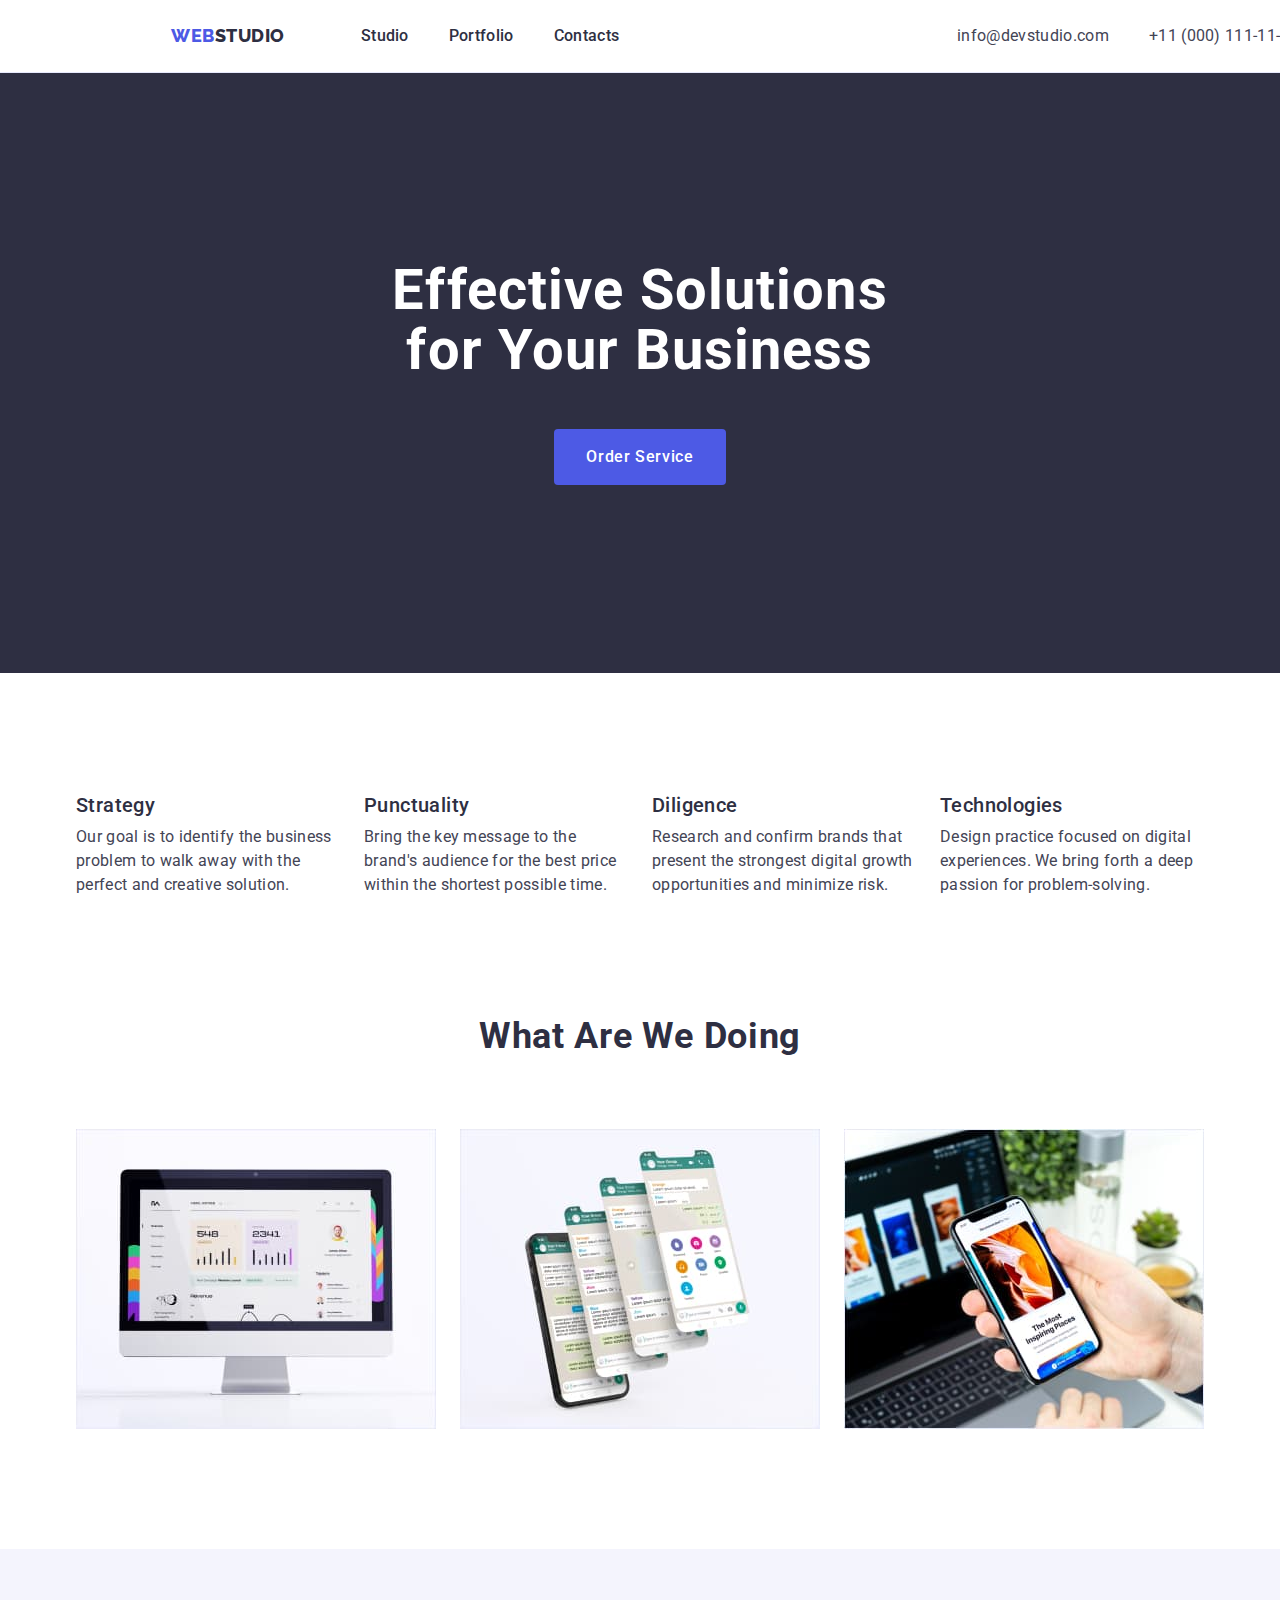
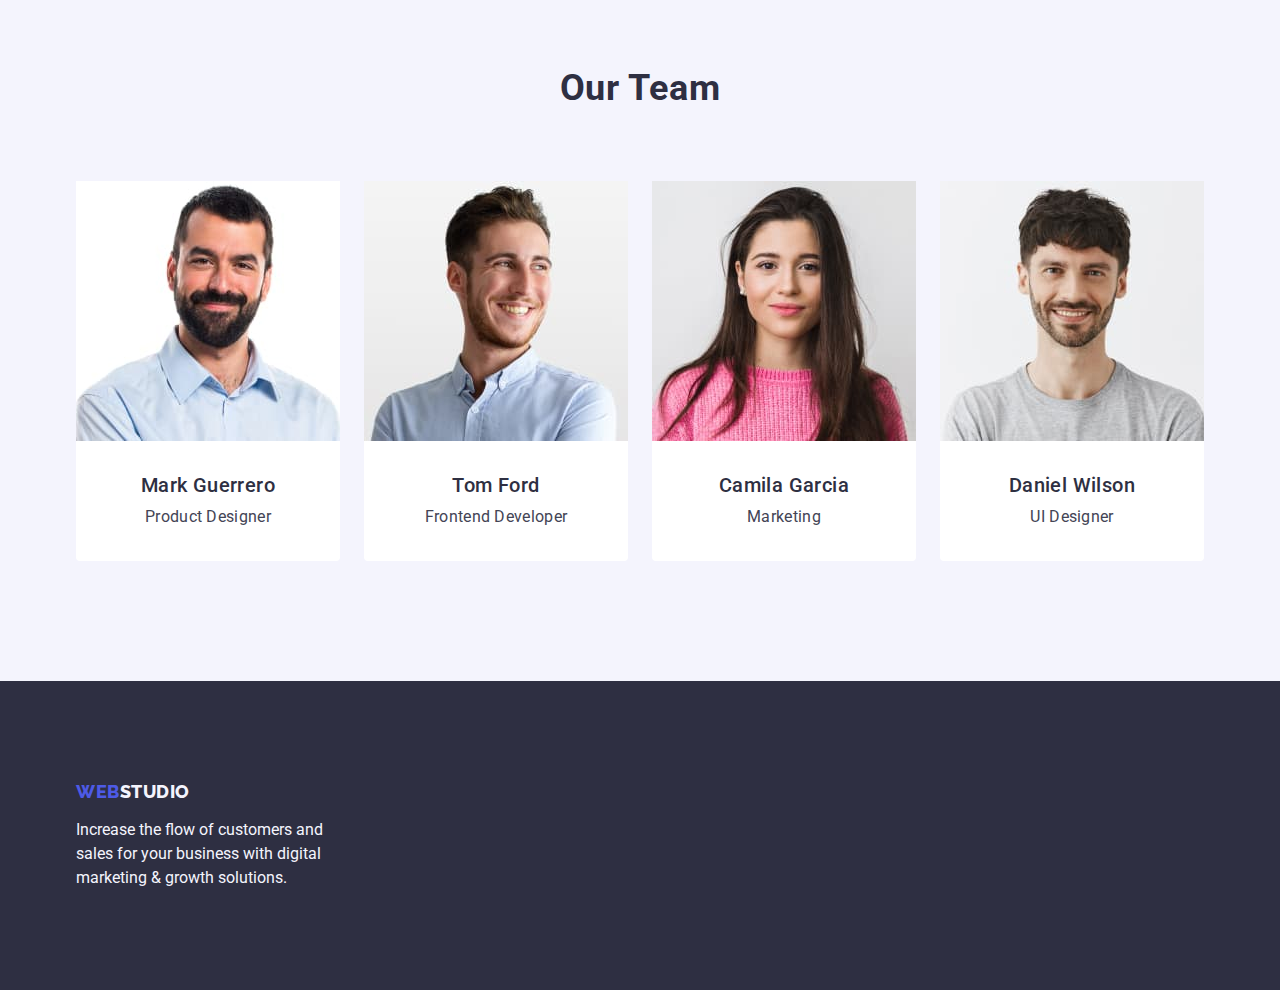
<file: index.html>
<!DOCTYPE html>
<html lang="en">
  <head>
    <meta charset="UTF-8" />
    <meta http-equiv="X-UA-Compatible" content="IE=edge" />
    <meta name="viewport" content="width=device-width, initial-scale=1.0" />
    <title>Studio</title>
    <link rel="stylesheet" href="https://cdnjs.cloudflare.com/ajax/libs/modern-normalize/1.0.0/modern-normalize.min.css" />
    <link rel="stylesheet" href="./css/styles.css" type="text/css" />
    <link rel="preconnect" href="https://fonts.googleapis.com" />
    <link rel="preconnect" href="https://fonts.gstatic.com" crossorigin />
    <link href="https://fonts.googleapis.com/css2?family=Roboto:wght@400;500;700;900&display=swap" rel="stylesheet" />
    <link rel="preconnect" href="https://fonts.googleapis.com" />
    <link rel="preconnect" href="https://fonts.gstatic.com" crossorigin />
    <link href="https://fonts.googleapis.com/css2?family=Raleway:wght@800&family=Roboto:wght@400;500;700;900&display=swap" rel="stylesheet" />
  </head>
  <body>
    <header class="header">
      <!-- Navigation -->
      <div class="container">
        <nav class="nav">
          <a class="logo link" href="index.html">Web<span class="logo-studio">Studio</span></a>
          <ul class="list">
            <li><a class="link" href="./index.html">Studio</a></li>
            <li><a class="link" href="./portfolio.html">Portfolio</a></li>
            <li><a class="link" href="">Contacts</a></li>
          </ul>
        </nav>
        <!-- Contacts -->
        <address class="address">
          <ul class="list">
            <li class="contacts-item"><a class="link" href="mailto:info@devstudio.com">info@devstudio.com</a></li>
            <li class="contacts-item"><a class="link" href="tel:+110001111111">+11 (000) 111-11-11</a></li>
          </ul>
        </address>
      </div>
    </header>
    <main>
      <!-- First section -->
      <section class="section section-business">
        <div class="container">
          <h1 class="title">Effective Solutions for Your Business</h1>
          <button type="button" class="btn">Order Service</button>
        </div>
      </section>
      <!-- Second section -->
      <section class="section section-features">
        <div class="container">
          <h2 hidden class="features">Our advantages</h2>
          <ul class="list">
            <li class="list-features-item">
              <h3 class="features">Strategy</h3>
              <p class="desc">Our goal is to identify the business problem to walk away with the perfect and creative solution.</p>
            </li>
            <li class="list-features-item">
              <h3 class="features">Punctuality</h3>
              <p class="desc">Bring the key message to the brand's audience for the best price within the shortest possible time.</p>
            </li>
            <li class="list-features-item">
              <h3 class="features">Diligence</h3>
              <p class="desc">Research and confirm brands that present the strongest digital growth opportunities and minimize risk.</p>
            </li>
            <li class="list-features-item">
              <h3 class="features">Technologies</h3>
              <p class="desc">Design practice focused on digital experiences. We bring forth a deep passion for problem-solving.</p>
            </li>
          </ul>
        </div>
      </section>
      <!-- Third section -->
      <section class="section section-activity">
        <div class="container">
          <h2 class="subtitle">What are we doing</h2>
          <ul class="list">
            <li class="list-image-item"><img src="./images/monitor.jpg" alt="monitor" width="360" height="300" /></li>
            <li class="list-image-item"><img src="./images/displays.jpg" alt="displays" width="360" height="300" /></li>
            <li class="list-image-item"><img src="./images/smartphone.jpg" alt="smartphone" width="360" height="300" /></li>
          </ul>
        </div>
      </section>
      <!-- Fourth section -->
      <section class="section section-team">
        <div class="container">
          <h2 class="subtitle">Our Team</h2>
          <ul class="list">
            <li class="list-team-item">
              <img src="./images/product-designer.jpg" alt="product designer" width="264" height="260" />
              <div class="team-container">
                <h3 class="person">Mark Guerrero</h3>
                <p class="specialization">Product Designer</p>
              </div>
            </li>
            <li class="list-team-item">
              <img src="./images/frontend-developer.jpg" alt="frontend developer" width="264" height="260" />
              <div class="team-container">
                <h3 class="person">Tom Ford</h3>
                <p class="specialization">Frontend Developer</p>
              </div>
            </li>
            <li class="list-team-item">
              <img src="./images/marketing.jpg" alt="marketing" width="264" height="260" />
              <div class="team-container">
                <h3 class="person">Camila Garcia</h3>
                <p class="specialization">Marketing</p>
              </div>
            </li>
            <li class="list-team-item">
              <img src="./images/ul-designer.jpg" alt="ul designer" width="264" height="260" />
              <div class="team-container">
                <h3 class="person">Daniel Wilson</h3>
                <p class="specialization">UI Designer</p>
              </div>
            </li>
          </ul>
        </div>
      </section>
    </main>
    <!-- Footer -->
    <footer class="footer">
      <div class="container">
        <a class="logo link" href="index.html">Web<span class="logo-studio-footer">Studio</span></a>
        <p class="text">Increase the flow of customers and sales for your business with digital marketing & growth solutions.</p>
      </div>
    </footer>
  </body>
</html>
</file>
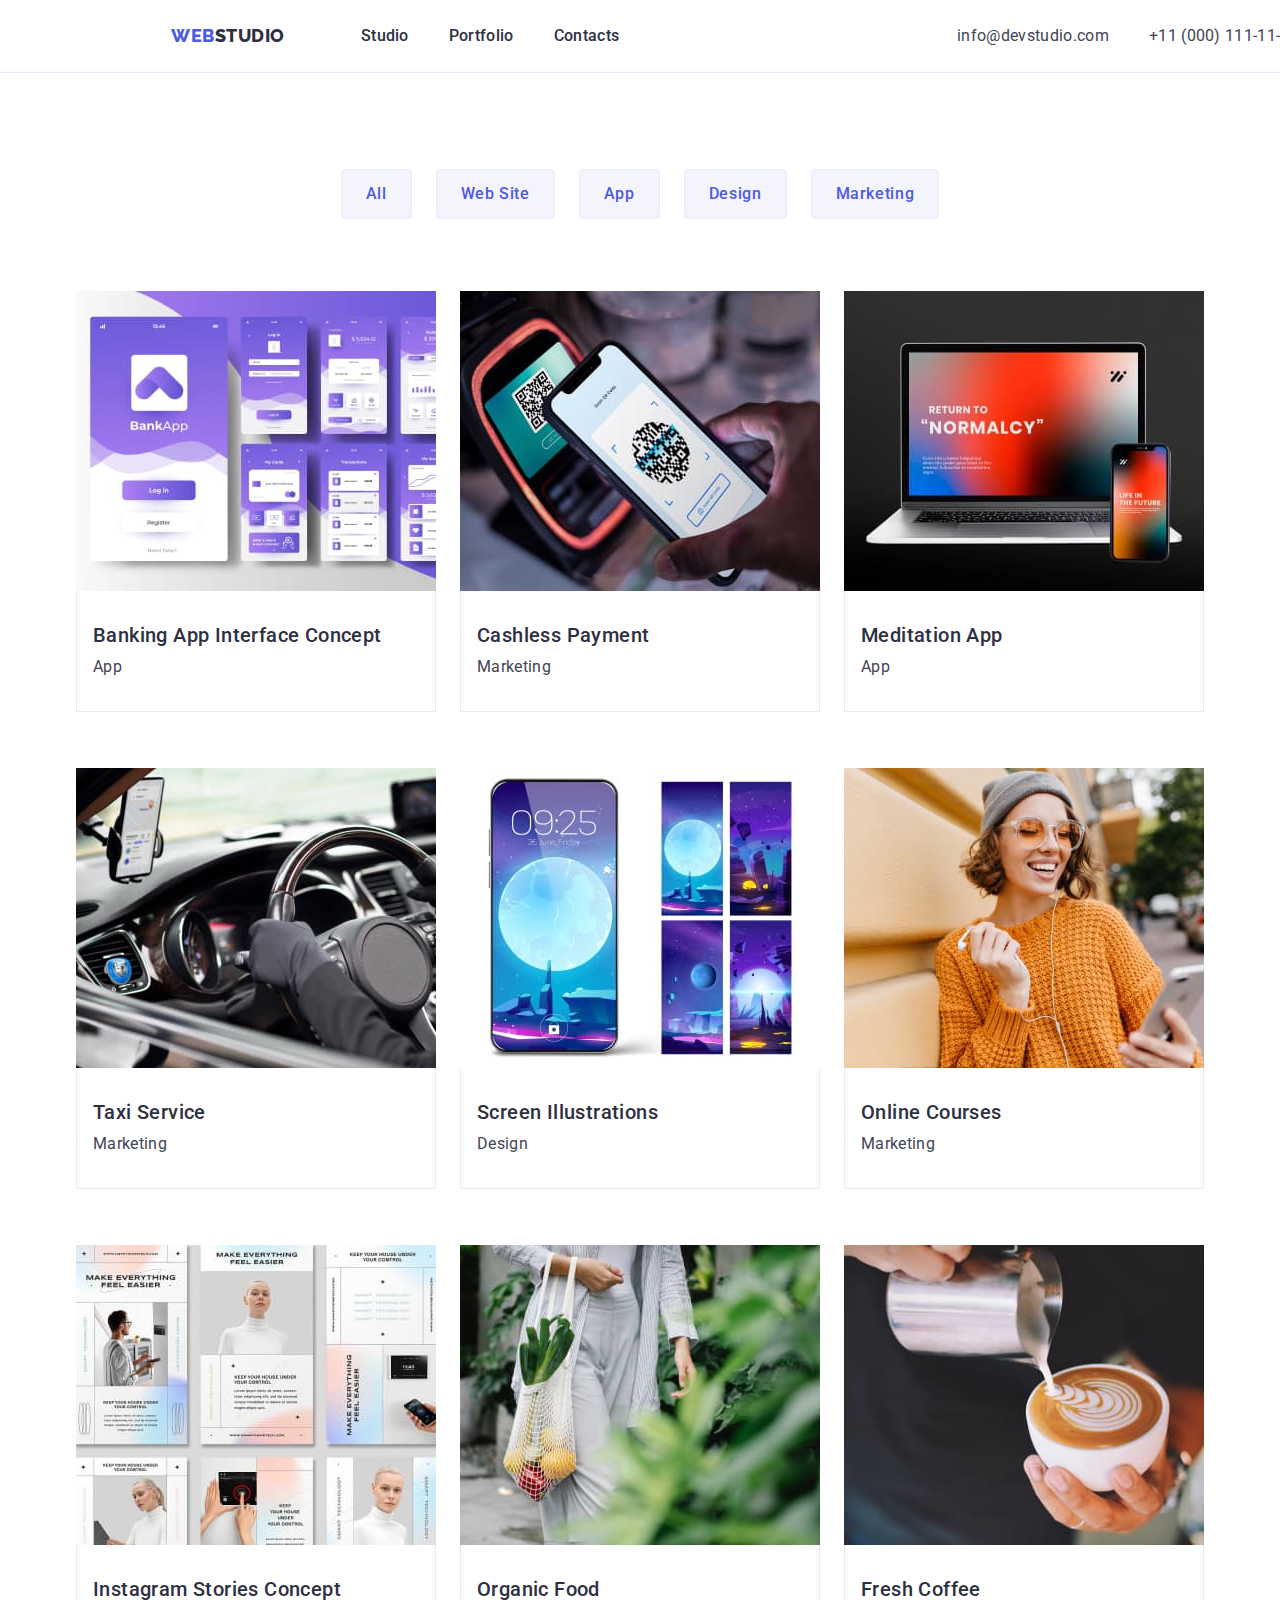
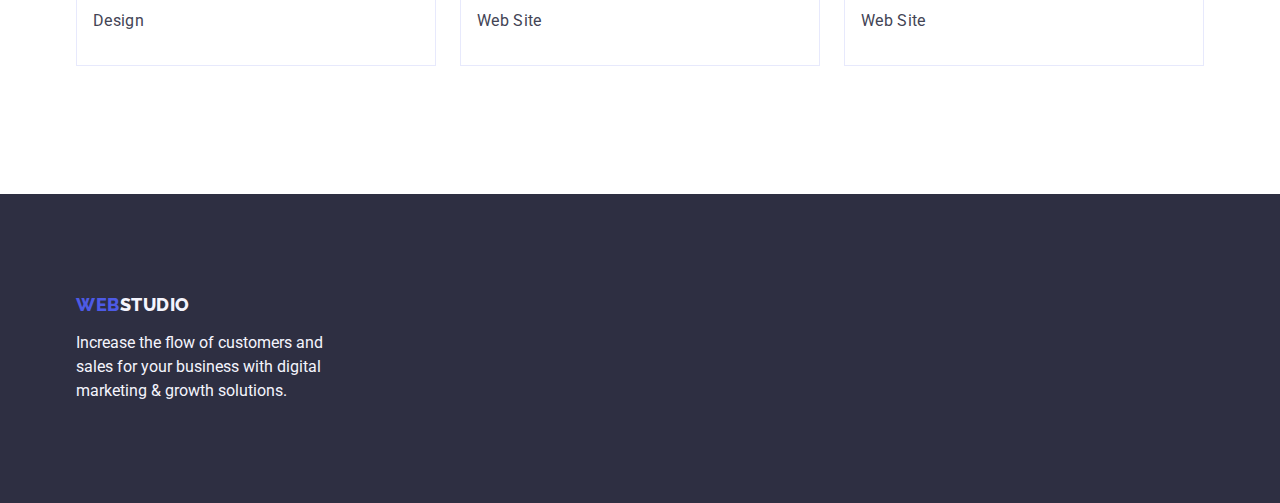
<file: portfolio.html>
<!DOCTYPE html>
<html lang="en">
  <head>
    <meta charset="UTF-8" />
    <meta http-equiv="X-UA-Compatible" content="IE=edge" />
    <meta name="viewport" content="width=device-width, initial-scale=1.0" />
    <title>Portfolio</title>
    <link rel="stylesheet" href="https://cdnjs.cloudflare.com/ajax/libs/modern-normalize/1.0.0/modern-normalize.min.css" />
    <link rel="stylesheet" href="./css/styles.css" type="text/css" />
    <link rel="preconnect" href="https://fonts.googleapis.com" />
    <link rel="preconnect" href="https://fonts.gstatic.com" crossorigin />
    <link href="https://fonts.googleapis.com/css2?family=Roboto:wght@400;500;700;900&display=swap" rel="stylesheet" />
    <link rel="preconnect" href="https://fonts.googleapis.com" />
    <link rel="preconnect" href="https://fonts.gstatic.com" crossorigin />
    <link href="https://fonts.googleapis.com/css2?family=Raleway:wght@800&family=Roboto:wght@400;500;700;900&display=swap" rel="stylesheet" />
  </head>
  <body>
    <header class="header">
      <!-- Navigation -->
      <div class="container">
        <nav class="nav">
          <a class="logo link" href="index.html">Web<span class="logo-studio">Studio</span></a>
          <ul class="list">
            <li><a class="link" href="./index.html">Studio</a></li>
            <li><a class="link" href="./portfolio.html">Portfolio</a></li>
            <li><a class="link" href="">Contacts</a></li>
          </ul>
        </nav>
        <!-- Contacts -->
        <address class="address">
          <ul class="list">
            <li class="contacts-item"><a class="link" href="mailto:info@devstudio.com">info@devstudio.com</a></li>
            <li class="contacts-item"><a class="link" href="tel:+110001111111">+11 (000) 111-11-11</a></li>
          </ul>
        </address>
      </div>
    </header>
    <main>
      <section class="section section-portfolio">
        <div class="container">
          <h1 hidden class="filter">Menu</h1>
          <ul class="list category-filter">
            <li class="menu-list-item"><button type="button" class="btn-filter">All</button></li>
            <li class="menu-list-item"><button type="button" class="btn-filter">Web Site</button></li>
            <li class="menu-list-item"><button type="button" class="btn-filter">App</button></li>
            <li class="menu-list-item"><button type="button" class="btn-filter">Design</button></li>
            <li class="menu-list-item"><button type="button" class="btn-filter">Marketing</button></li>
          </ul>
          <ul class="list category-items">
            <li class="portfolio-list-item">
              <a href="" class="link">
                <img src="./images/sitespages.jpg" alt="sites pages" width="360" height="300" />
                <div class="container">
                  <h2 class="name">Banking App Interface Concept</h2>
                  <p class="category">App</p>
                </div>
              </a>
            </li>
            <li class="portfolio-list-item">
              <a href="" class="link">
                <img src="./images/qrcode.jpg" alt="qr-code" width="360" height="300" />
                <div class="container">
                  <h2 class="name">Cashless Payment</h2>
                  <p class="category">Marketing</p>
                </div>
              </a>
            </li>
            <li class="portfolio-list-item">
              <a href="" class="link">
                <img src="./images/phoneandlaptop.jpg" alt="phone and laptop" width="360" height="300" />
                <div class="container">
                  <h2 class="name">Meditation App</h2>
                  <p class="category">App</p>
                </div>
              </a>
            </li>
            <li class="portfolio-list-item">
              <a href="" class="link">
                <img src="./images/smartphoneinthecar.jpg" alt="smartphone in the car" width="360" height="300" />
                <div class="container">
                  <h2 class="name">Taxi Service</h2>
                  <p class="category">Marketing</p>
                </div>
              </a>
            </li>
            <li class="portfolio-list-item">
              <a href="" class="link">
                <img src="./images/widgets.jpg" alt="widgets" width="360" height="300" />
                <div class="container">
                  <h2 class="name">Screen Illustrations</h2>
                  <p class="category">Design</p>
                </div>
              </a>
            </li>
            <li class="portfolio-list-item">
              <a href="" class="link">
                <img src="./images/girlwithsmartphone.jpg" alt="girl with the smartphne" width="360" height="300" />
                <div class="container">
                  <h2 class="name">Online Courses</h2>
                  <p class="category">Marketing</p>
                </div>
              </a>
            </li>
            <li class="portfolio-list-item">
              <a href="" class="link">
                <img src="./images/instagramstories.jpg" alt="instagram stories" width="360" height="300" />
                <div class="container">
                  <h2 class="name">Instagram Stories Concept</h2>
                  <p class="category">Design</p>
                </div>
              </a>
            </li>
            <li class="portfolio-list-item">
              <a href="" class="link">
                <img src="./images/womanwithfruits.jpg" alt="woman with fruits " width="360" height="300" />
                <div class="container">
                  <h2 class="name">Organic Food</h2>
                  <p class="category">Web Site</p>
                </div>
              </a>
            </li>
            <li class="portfolio-list-item">
              <a href="" class="link">
                <img src="./images/cupofcapuccino.jpg" alt="=cup of capuccino" width="360" height="300" />
                <div class="container">
                  <h2 class="name">Fresh Coffee</h2>
                  <p class="category">Web Site</p>
                </div>
              </a>
            </li>
          </ul>
        </div>
      </section>
    </main>
    <!-- Footer -->
    <footer class="footer">
      <div class="container">
        <a class="logo link" href="index.html">Web<span class="logo-studio-footer">Studio</span></a>
        <p class="text">Increase the flow of customers and sales for your business with digital marketing & growth solutions.</p>
      </div>
    </footer>
  </body>
</html>
</file>
<file: css/styles.css>
:root {
  --navy-blue: #2e2f42;
  --ocean: #404bbf;
  --white: #ffffff;
  --iris: #4d5ae5;
  --cloud: #f4f4fd;
  --slate: #434455;
  --green: #31d0aa;
  --lightslate: #8e8f99;
  --cornflower: #e7e9fc;
  --navy-blue-modal: #2e2f42;
  --grey: #2e2f42;
  --dairy: #fcfcfc;
}

body {
  font-family: Roboto, sans-serif;
  color: var(--slate);
  background-color: var(--white);
}
h1,
h2,
h3,
h4,
h5,
h6,
p {
  margin: 0;
}
img {
  display: block;
}
.visually-hidden {
  position: absolute;
  width: 1px;
  height: 1px;
  margin: -1px;
  border: 0;
  padding: 0;

  white-space: nowrap;
  clip-path: inset(100%);
  clip: rect(0 0 0 0);
  overflow: hidden;
}
.container {
  width: 1158px;
  margin: 0 auto;
  padding: 0 15px;
}

.section {
}

.header {
  padding: 24px 156px 24px 156px;
  border-bottom: 1px solid #e7e9fc;
}
.header .container {
  display: flex;
}

.link {
  text-decoration: none;
}
.list {
  list-style: none;
  display: flex;
  gap: 40px;
  padding: 0;
  margin: 0;
  
}
.section .list {
}
/* Navigation */
.nav {
  display: flex;
  align-items: center;
  margin-right: auto;
}
.logo {
  font-size: 18px;
  text-transform: uppercase;
  font-weight: 800;
  line-height: 1.17;
  font-family: 'Raleway', sans-serif;
  letter-spacing: 0.03em;
  color: var(--iris);
  text-decoration: none;
  margin-right: 76px;
}
.logo-studio {
  font-weight: 800;
  font-size: 18px;
  line-height: 1.16;
  color: var(--navy-blue);
}

.nav .list .link {
  font-weight: 500;
  line-height: 1.5;
  font-size: 16px;
  letter-spacing: 0.02em;
  color: var(--grey);
  text-decoration: none;
  padding: 24px 0;
}
.nav .link:focus {
  color: #404bbf;
}
.nav .link:hover {
  color: #404bbf;
}

/* Contacts */
.address {
  font-style: normal;
}
.address .list {
  list-style: none;
  text-decoration: none;
  line-height: 1.5;
  letter-spacing: 0.02em;
}
.contacts-item {
}
.address .link {
  font-size: 16px;
  color: var(--slate);
  font-style: normal;
}
.address .link:focus {
  color: #404bbf;
}
.address .link:hover {
  color: #404bbf;
}
/* First section */
.section {
}
.section-business {
  background-color: var(--navy-blue);
  padding: 188px 0px;
}

.section-business .container {
}

.title {
  color: var(--white);
  font-size: 56px;
  font-weight: 700;
  line-height: 1.07;
  text-align: center;
  letter-spacing: 0.02em;
  max-width: 496px;
  margin: 0 auto;
}

.btn {
  background-color: var(--iris);
  color: var(--white);
  font-size: 16px;
  font-weight: 500;
  line-height: 1.5;
  cursor: pointer;
  letter-spacing: 0.04em;
  font-family: 'Roboto', sans-serif;
  padding: 16px 32px;
  border: none;
  border-radius: 4px;
  display: block;
  margin: 0 auto;
  margin-top: 48px;
  min-width: 169px;
}
.btn:hover {
  background-color: #404bbf;
}
.btn:focus {
  background-color: #404bbf;
}
/* Second section */
.section-features {

  padding: 120px 0;
}
.section-features .list {
  gap: 24px;

}

.features {
  font-weight: 500;
  font-size: 20px;
  line-height: 1.2;
  letter-spacing: 0.02em;
  color: var(--navy-blue);
  margin-bottom: 8px;
}
.desc {
  font-size: 16px;
  line-height: 1.5;
  letter-spacing: 0.02em;
  color: var(--slate);
  width: 264px;
}
/* Third section */
.section-activity {
  padding-top: 0;
  padding-bottom: 120px;
}

.section-activity .container {
}
.section-activity .list {
  display: flex;
  gap: 24px;
}

.subtitle {
  font-weight: 700;
  font-size: 36px;
  line-height: 1.11;
  text-align: center;
  letter-spacing: 0.02em;
  text-transform: capitalize;
  color: var(--navy-blue);
  margin-bottom: 72px;
}
.list-image-item {
}
/* Fourth section */
.section-team {
  background-color: #f4f4fd;
  gap: 72px;
  padding: 120px 0;
}

.section-team .container {
}
.section-team .list {
  gap: 24px;
  
}
.list-team-item {
  background-color: #ffffff;
  border-radius: 0px 0px 4px 4px;
}
.team-container {
  padding: 32px 16px;
}
.person {
  font-weight: 500;
  font-size: 20px;
  line-height: 1.2;
  letter-spacing: 0.02em;
  color: var(--navy-blue);
  margin-bottom: 8px;
  text-align: center;
}
.specialization {
  font-size: 16px;
  line-height: 1.5;
  letter-spacing: 0.02em;
  color: var(--slate);
  text-align: center;
}

/* Footer */
.footer {
  background-color: var(--navy-blue);
  padding: 100px 0;
}
.footer .container {
  display: block;
}
.text {
  color: var(--cloud);
  font-size: 16px;
  line-height: 1.5;
  width: 264px;
}
.logo-footer {
  color: var(--cloud);
  text-transform: uppercase;
  font-weight: 800;
  font-size: 18px;
  line-height: 1.17;
  letter-spacing: 0.03em;
}
.logo-studio-footer {
  font-weight: 800;
  font-size: 18px;
  line-height: 1.17;
  color: var(--cloud);
}
.footer .logo {
  display: inline-block;
  margin-bottom: 16px;
}
/* Portfolio */
.section-portfolio .container {
  
}
.section-portfolio {
  padding: 96px 0 120px;
}
.category-filter {
  display: flex;
  justify-content: center;
  margin-bottom: 72px;
  gap: 24px;
 

}

.btn-filter {
  background-color: var(--cornflower);
  color: var(--iris);
  font-size: 16px;
  font-weight: 500;
  line-height: 1.5;
  cursor: pointer;
  font-family: 'Roboto', sans-serif;
  letter-spacing: 0.04em;
  background-color: var(--cloud);
  padding: 12px 24px;
  border: 1px solid #e7e9fc;
  border-radius: 4px;
}
.btn-filter:focus {
  background-color: #404bbf;
  color: #ffffff;
  border: 1px solid transparent;
}
.btn-filter:hover {
  background-color: #404bbf;
  color: #ffffff;
  border: 1px solid transparent;
}
.category-items {
  display: flex;
  flex-wrap: wrap;
  gap: 24px;
  align-items: center;
  row-gap: 48px;
}
.portfolio {
}
.portfolio-list-item {
  width: calc((100% - 48px) / 3);
}

.name {
  font-weight: 500;
  font-size: 20px;
  line-height: 1.2;
  letter-spacing: 0.02em;
  color: var(--navy-blue);
  margin-bottom: 8px;
}
.category {
  font-size: 16px;
  line-height: 1.5;
  letter-spacing: 0.02em;
  color: var(--slate);

}
.portfolio-list-item .container {
  padding: 32px 16px;
  border: 1px solid #e7e9fc;
  border-top: none;
  margin-bottom: 8px;
  width: auto;
}
</file>
